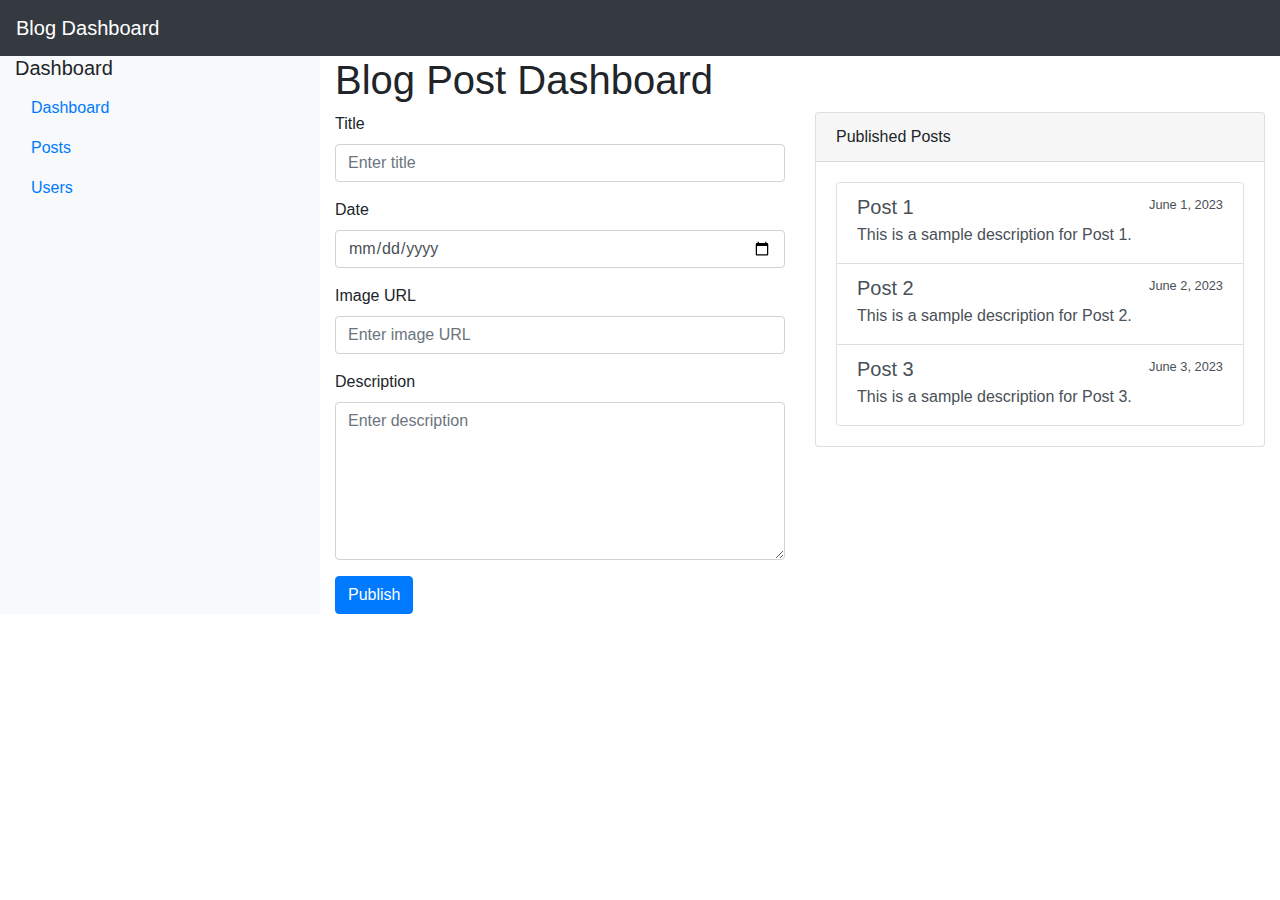
<file: admin/index.html>
<!DOCTYPE html>
<html lang="en">

<head>
    <meta charset="UTF-8">
    <meta name="viewport" content="width=device-width, initial-scale=1.0">
    <link rel="stylesheet" href="https://stackpath.bootstrapcdn.com/bootstrap/4.5.2/css/bootstrap.min.css">
    <title>Blog Post Dashboard</title>
    <style>
        /* Adjust sidebar width and colors as needed */
        .sidebar {
            width: 200px;
            background-color: #f8f9fa;
        }
    </style>
</head>

<body>
    <nav class="navbar navbar-expand-lg navbar-dark bg-dark">
        <a class="navbar-brand" href="#">Blog Dashboard</a>
    </nav>

    <div class="container-fluid">
        <div class="row">
            <div class="col-md-3 sidebar">
                <h5>Dashboard</h5>
                <ul class="nav flex-column">
                    <li class="nav-item">
                        <a class="nav-link" href="#">Dashboard</a>
                    </li>
                    <li class="nav-item">
                        <a class="nav-link" href="#">Posts</a>
                    </li>
                    <li class="nav-item">
                        <a class="nav-link" href="#">Users</a>
                    </li>
                </ul>
            </div>
            <div class="col-md-9">
                <h1>Blog Post Dashboard</h1>

                <div class="row">
                    <div class="col-md-6">
                        <form>
                            <div class="form-group">
                                <label for="title">Title</label>
                                <input type="text" class="form-control" id="title" placeholder="Enter title">
                            </div>
                            <div class="form-group">
                                <label for="date">Date</label>
                                <input type="date" class="form-control" id="date">
                            </div>
                            <div class="form-group">
                                <label for="image">Image URL</label>
                                <input type="text" class="form-control" id="image" placeholder="Enter image URL">
                            </div>
                            <div class="form-group">
                                <label for="description">Description</label>
                                <textarea class="form-control" id="description" rows="6"
                                    placeholder="Enter description"></textarea>
                            </div>
                            <button type="submit" class="btn btn-primary">Publish</button>
                        </form>
                    </div>
                    <div class="col-md-6">
                        <div class="card">
                            <div class="card-header">
                                Published Posts
                            </div>
                            <div class="card-body">
                                <div class="list-group">
                                    <a href="#" class="list-group-item list-group-item-action">
                                        <div class="d-flex w-100 justify-content-between">
                                            <h5 class="mb-1">Post 1</h5>
                                            <small>June 1, 2023</small>
                                        </div>
                                        <p class="mb-1">This is a sample description for Post 1.</p>
                                    </a>
                                    <a href="#" class="list-group-item list-group-item-action">
                                        <div class="d-flex w-100 justify-content-between">
                                            <h5 class="mb-1">Post 2</h5>
                                            <small>June 2, 2023</small>
                                        </div>
                                        <p class="mb-1">This is a sample description for Post 2.</p>
                                    </a>
                                    <a href="#" class="list-group-item list-group-item-action">
                                        <div class="d-flex w-100 justify-content-between">
                                            <h5 class="mb-1">Post 3</h5>
                                            <small>June 3, 2023</small>
                                        </div>
                                        <p class="mb-1">This is a sample description for Post 3.</p>
                                    </a>
                                </div>
                            </div>
                        </div>
                    </div>
                </div>
            </div>
        </div>
    </div>

    <script src="https://stackpath.bootstrapcdn.com/bootstrap/4.5.2/js/bootstrap.min.js"></script>
</body>

</html>
</file>
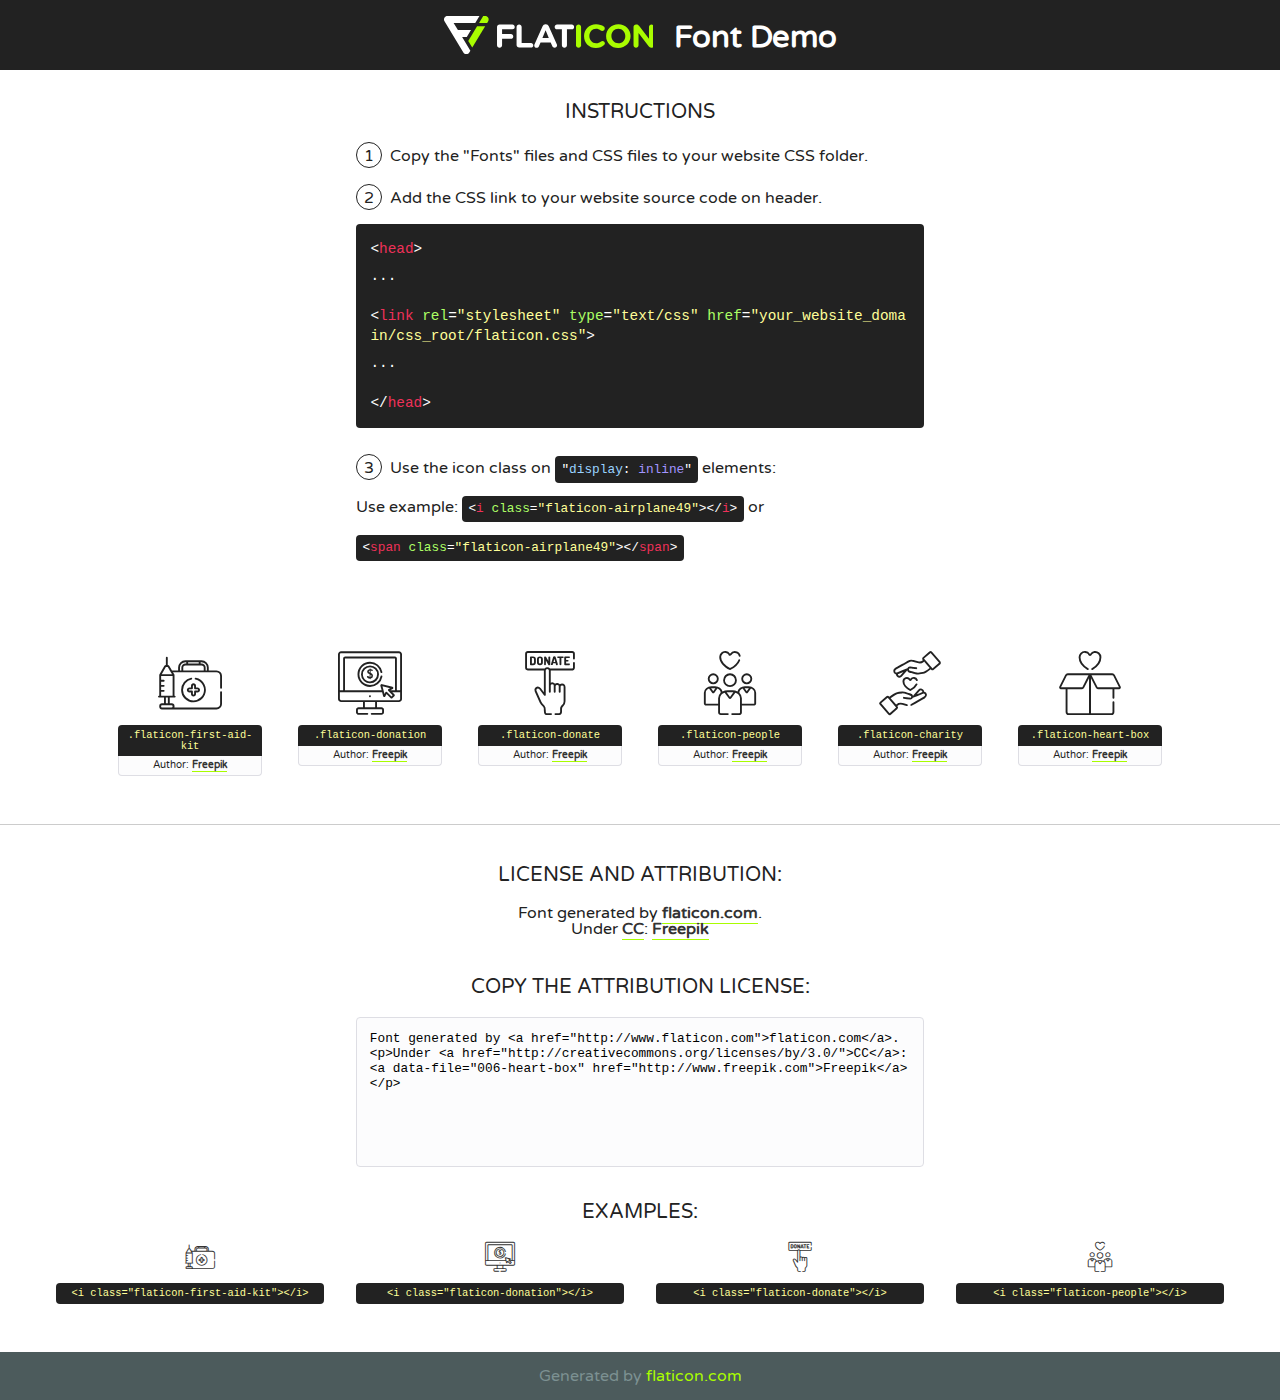
<file: fonts/flaticon/font/flaticon.html>
<!DOCTYPE html>
<!--
  Flaticon icon font: Flaticon
  Creation date: 25/07/2018 10:39
-->
<html>
<!DOCTYPE html>
<html>

<head>
    <title>Flaticon WebFont</title>
    <link href="http://fonts.googleapis.com/css?family=Varela+Round" rel="stylesheet" type="text/css" />
    <link rel="stylesheet" type="text/css" href="flaticon.css">
    <meta charset="UTF-8">
    <style>
    html, body, div, span, applet, object, iframe,
    h1, h2, h3, h4, h5, h6, p, blockquote, pre,
    a, abbr, acronym, address, big, cite, code,
    del, dfn, em, img, ins, kbd, q, s, samp,
    small, strike, strong, sub, sup, tt, var,
    b, u, i, center,
    dl, dt, dd, ol, ul, li,
    fieldset, form, label, legend,
    table, caption, tbody, tfoot, thead, tr, th, td,
    article, aside, canvas, details, embed, 
    figure, figcaption, footer, header, hgroup, 
    menu, nav, output, ruby, section, summary,
    time, mark, audio, video {
        margin: 0;
        padding: 0;
        border: 0;
        font-size: 100%;
        font: inherit;
        vertical-align: baseline;
    }
    /* HTML5 display-role reset for older browsers */
    article, aside, details, figcaption, figure, 
    footer, header, hgroup, menu, nav, section {
        display: block;
    }
    body {
        line-height: 1;
    }
    ol, ul {
        list-style: none;
    }
    blockquote, q {
        quotes: none;
    }
    blockquote:before, blockquote:after,
    q:before, q:after {
        content: '';
        content: none;
    }
    table {
        border-collapse: collapse;
        border-spacing: 0;
    }
    body {
        font-family: 'Varela Round', Helvetica, Arial, sans-serif;
        font-size: 16px;
        color: #222;
    }
    a {
        color: #333;
        border-bottom: 1px solid #a9fd00;
        font-weight: bold;
        text-decoration: none;
    }
    * {
        -moz-box-sizing: border-box;
        -webkit-box-sizing: border-box;
        box-sizing: border-box;
        margin: 0;
        padding: 0;
    }
    [class^="flaticon-"]:before, [class*=" flaticon-"]:before, [class^="flaticon-"]:after, [class*=" flaticon-"]:after {
        font-family: Flaticon;
        font-size: 30px;
        font-style: normal;
        margin-left: 20px;
        color: #333;
    }
    .wrapper {
        max-width: 600px;
        margin: auto;
        padding: 0 1em;
    }
    .title {
        font-size: 1.25em;
        text-align: center;
        margin-bottom: 1em;
        text-transform: uppercase;
    }
    header {
        text-align: center;
        background-color: #222;
        color: #fff;
        padding: 1em;
    }
    header .logo {
        width: 210px;
        height: 38px;
        display: inline-block;
        vertical-align: middle;
        margin-right: 1em;
        border: none;
    }
    header strong {
        font-size: 1.95em;
        font-weight: bold;
        vertical-align: middle;
        margin-top: 5px;
        display: inline-block;
    }
    .demo {
        margin: 2em auto;
        line-height: 1.25em;
    }
    .demo ul li {
        margin-bottom: 1em;
    }
    .demo ul li .num {
        color: #222;
        border-radius: 20px;
        display: inline-block;
        width: 26px;
        padding: 3px;
        height: 26px;
        text-align: center;
        margin-right: 0.5em;
        border: 1px solid #222;
    }
    .demo ul li code {
        background-color: #222;
        border-radius: 4px;
        padding: 0.25em 0.5em;
        display: inline-block;
        color: #fff;
        font-family: Consolas,Monaco,Lucida Console,Liberation Mono,DejaVu Sans Mono,Bitstream Vera Sans Mono,Courier New, monospace;
        font-weight: lighter;
        margin-top: 1em;
        font-size: 0.8em;
        word-break: break-all;
    }
    .demo ul li code.big {
        padding: 1em;
        font-size: 0.9em;
    }
    .demo ul li code .red {
        color: #EF3159;
    }
    .demo ul li code .green {
        color: #ACFF65;
    }
    .demo ul li code .yellow {
        color: #FFFF99;
    }
    .demo ul li code .blue {
        color: #99D3FF;
    }
    .demo ul li code .purple {
        color: #A295FF;
    }
    .demo ul li code .dots {
        margin-top: 0.5em;
        display: block;
    }
    #glyphs {
        border-bottom: 1px solid #ccc;
        padding: 2em 0;
        text-align: center;
    }
    .glyph {
        display: inline-block;
        width: 9em;
        margin: 1em;
        text-align: center;
        vertical-align: top;
        background: #FFF;
    }
    .glyph .glyph-icon {
        padding: 10px;
        display: block;
        font-family:"Flaticon";
        font-size: 64px;
        line-height: 1;
    }
    .glyph .glyph-icon:before {
        font-size: 64px;
        color: #222;
        margin-left: 0;
    }
    .class-name {
        font-size: 0.65em;
        background-color: #222;
        color: #fff;
        border-radius: 4px 4px 0 0;
        padding: 0.5em;
        color: #FFFF99;
        font-family: Consolas,Monaco,Lucida Console,Liberation Mono,DejaVu Sans Mono,Bitstream Vera Sans Mono,Courier New, monospace;
    }
    .author-name {
        font-size: 0.6em;
        background-color: #fcfcfd;
        border: 1px solid #DEDEE4;
        border-top: 0;
        border-radius: 0 0 4px 4px;
        padding: 0.5em;
    }
    .class-name:last-child {
        font-size: 10px;
        color:#888;
    }
    .class-name:last-child a {
        font-size: 10px;
        color:#555;
    }
    .class-name:last-child a:hover {
        color:#a9fd00;
    }
    .glyph > input {
        display: block;
        width: 100px;
        margin: 5px auto;
        text-align: center;
        font-size: 12px;
        cursor: text;
    }
    .glyph > input.icon-input {
        font-family:"Flaticon";
        font-size: 16px;
        margin-bottom: 10px;
    }
    .attribution .title {
        margin-top: 2em;
    }
    .attribution textarea {
        background-color: #fcfcfd;
        padding: 1em;
        border: none;
        box-shadow: none;
        border: 1px solid #DEDEE4;
        border-radius: 4px;
        resize: none;
        width: 100%;
        height: 150px;
        font-size: 0.8em;
        font-family: Consolas,Monaco,Lucida Console,Liberation Mono,DejaVu Sans Mono,Bitstream Vera Sans Mono,Courier New, monospace;
        -webkit-appearance: none;
    }
    .iconsuse {
        margin: 2em auto;
        text-align: center;
        max-width: 1200px;
    }
    .iconsuse:after {
        content: '';
        display: table;
        clear: both;
    }
    .iconsuse .image {
        float: left;
        width: 25%;
        padding: 0 1em;
    }
    .iconsuse .image p {
        margin-bottom: 1em;
    }
    .iconsuse .image span {
        display: block;
        font-size: 0.65em;
        background-color: #222;
        color: #fff;
        border-radius: 4px;
        padding: 0.5em;
        color: #FFFF99;
        margin-top: 1em;
        font-family: Consolas,Monaco,Lucida Console,Liberation Mono,DejaVu Sans Mono,Bitstream Vera Sans Mono,Courier New, monospace;
    }
    #footer {
        text-align: center;
        background-color: #4C5B5C;
        color: #7c9192;
        padding: 1em;
    }
    #footer a {
        border: none;
        color: #a9fd00;
        font-weight: normal;
    }
    @media (max-width: 960px) {
        .iconsuse .image {
            width: 50%;
        }
    }
    @media (max-width: 560px) {
        .iconsuse .image {
            width: 100%;
        }
    }
    </style>
</head>

<body class="characters-off">

    <header>
        <a href="http://www.flaticon.com" target="_blank" class="logo">
            <svg version="1.1" xmlns="http://www.w3.org/2000/svg" xmlns:xlink="http://www.w3.org/1999/xlink" xmlns:a="http://ns.adobe.com/AdobeSVGViewerExtensions/3.0/" viewBox="0 0 560.875 102.036" enable-background="new 0 0 560.875 102.036" xml:space="preserve">
                <defs>
                </defs>
                <g>
                    <g class="letters">
                        <path fill="#ffffff" d="M141.596,29.675c0-3.777,2.985-6.767,6.764-6.767h34.438c3.426,0,6.15,2.728,6.15,6.15
                        c0,3.43-2.724,6.149-6.15,6.149h-27.674v13.091h23.719c3.429,0,6.151,2.724,6.151,6.15c0,3.43-2.723,6.149-6.151,6.149h-23.719
                        v17.574c0,3.773-2.986,6.761-6.764,6.761c-3.779,0-6.764-2.989-6.764-6.761V29.675z"></path>
                        <path fill="#ffffff" d="M193.844,29.149c0-3.781,2.985-6.767,6.764-6.767c3.776,0,6.763,2.985,6.763,6.767v42.957h25.039
                        c3.426,0,6.149,2.726,6.149,6.153c0,3.425-2.723,6.15-6.149,6.15h-31.802c-3.779,0-6.764-2.986-6.764-6.768V29.149z"></path>
                        <path fill="#ffffff" d="M241.891,75.71l21.438-48.407c1.492-3.341,4.215-5.357,7.906-5.357h0.792
                        c3.686,0,6.323,2.017,7.815,5.357l21.439,48.407c0.436,0.967,0.701,1.845,0.701,2.723c0,3.602-2.809,6.501-6.414,6.501
                        c-3.161,0-5.269-1.845-6.499-4.655l-4.132-9.661h-27.059l-4.301,10.102c-1.144,2.631-3.426,4.214-6.237,4.214
                        c-3.517,0-6.24-2.81-6.24-6.325C241.1,77.64,241.451,76.677,241.891,75.71z M279.932,58.666l-8.521-20.297l-8.526,20.297H279.932
                        z"></path>
                        <path fill="#ffffff" d="M314.864,35.387H301.86c-3.429,0-6.239-2.813-6.239-6.238c0-3.429,2.811-6.24,6.239-6.24h39.533
                        c3.426,0,6.237,2.811,6.237,6.24c0,3.425-2.811,6.238-6.237,6.238h-13.001v42.785c0,3.773-2.99,6.761-6.764,6.761
                        c-3.779,0-6.764-2.989-6.764-6.761V35.387z"></path>
                        <path fill="#A9FD00" d="M352.615,29.149c0-3.781,2.985-6.767,6.767-6.767c3.774,0,6.761,2.985,6.761,6.767v49.024
                        c0,3.773-2.987,6.761-6.761,6.761c-3.781,0-6.767-2.989-6.767-6.761V29.149z"></path>
                        <path fill="#A9FD00" d="M374.132,53.836v-0.179c0-17.481,13.178-31.801,32.065-31.801c9.22,0,15.459,2.458,20.557,6.238
                        c1.402,1.054,2.637,2.985,2.637,5.357c0,3.692-2.985,6.59-6.681,6.59c-1.845,0-3.071-0.702-4.044-1.319
                        c-3.776-2.813-7.729-4.393-12.562-4.393c-10.364,0-17.831,8.611-17.831,19.154v0.173c0,10.542,7.291,19.329,17.831,19.329
                        c5.715,0,9.492-1.756,13.359-4.834c1.049-0.874,2.458-1.491,4.039-1.491c3.429,0,6.325,2.813,6.325,6.236
                        c0,2.106-1.056,3.78-2.282,4.834c-5.539,4.834-12.036,7.733-21.878,7.733C387.572,85.464,374.132,71.493,374.132,53.836z"></path>
                        <path fill="#A9FD00" d="M433.009,53.836v-0.179c0-17.481,13.79-31.801,32.766-31.801c18.981,0,32.592,14.143,32.592,31.628v0.173
                        c0,17.483-13.785,31.807-32.769,31.807C446.625,85.464,433.009,71.32,433.009,53.836z M484.224,53.836v-0.179
                        c0-10.539-7.725-19.326-18.626-19.326c-10.893,0-18.449,8.611-18.449,19.154v0.173c0,10.542,7.73,19.329,18.626,19.329
                        C476.676,72.986,484.224,64.378,484.224,53.836z"></path>
                        <path fill="#A9FD00" d="M506.233,29.321c0-3.774,2.99-6.763,6.767-6.763h1.401c3.252,0,5.183,1.583,7.029,3.953l26.093,34.265
                        V29.059c0-3.692,2.99-6.677,6.681-6.677c3.683,0,6.671,2.985,6.671,6.677v48.934c0,3.78-2.987,6.765-6.764,6.765h-0.436
                        c-3.257,0-5.188-1.581-7.034-3.953l-27.056-35.492v32.944c0,3.687-2.985,6.676-6.678,6.676c-3.683,0-6.673-2.989-6.673-6.676
                        V29.321z"></path>
                    </g>
                    <g class="insignia">
                        <path fill="#ffffff" d="M48.372,56.137h12.517l11.156-18.537H37.186L25.688,18.539h57.825L94.668,0H9.271
                        C5.925,0,2.842,1.801,1.198,4.716c-1.644,2.907-1.593,6.482,0.134,9.343l50.38,83.501c1.678,2.781,4.689,4.476,7.938,4.476
                        c3.246,0,6.257-1.695,7.935-4.476l2.898-4.804L48.372,56.137z"></path>
                        <g class="i">
                            <path fill="#A9FD00" d="M93.575,18.539h0.031v0.004l21.652,0.004l2.705-4.488c1.727-2.861,1.778-6.436,0.133-9.343
                            C116.454,1.801,113.371,0,110.026,0h-5.294L93.575,18.539z"></path>
                            <polygon fill="#A9FD00" points="88.291,27.356 64.725,66.486 75.519,84.404 109.942,27.356"></polygon>
                        </g>
                    </g>
                </g>
            </svg>
        </a>
        <strong>Font Demo</strong>
    </header>


    <section class="demo wrapper">

        <p class="title">Instructions</p>

        <ul>
            <li>
                <span class="num">1</span>Copy the "Fonts" files and CSS files to your website CSS folder.
            </li>
            <li>
                <span class="num">2</span>Add the CSS link to your website source code on header.
                <code class="big">
                    &lt;<span class="red">head</span>&gt;
                    <br/><span class="dots">...</span>
                    <br/>&lt;<span class="red">link</span> <span class="green">rel</span>=<span class="yellow">"stylesheet"</span> <span class="green">type</span>=<span class="yellow">"text/css"</span> <span class="green">href</span>=<span class="yellow">"your_website_domain/css_root/flaticon.css"</span>&gt;
                    <br/><span class="dots">...</span>
                    <br/>&lt;/<span class="red">head</span>&gt;
                </code>
            </li>

            <li>
                <p>
                    <span class="num">3</span>Use the icon class on <code>"<span class="blue">display</span>:<span class="purple"> inline</span>"</code> elements:
                    <br />
                    Use example: <code>&lt;<span class="red">i</span> <span class="green">class</span>=<span class="yellow">&quot;flaticon-airplane49&quot;</span>&gt;&lt;/<span class="red">i</span>&gt;</code> or <code>&lt;<span class="red">span</span> <span class="green">class</span>=<span class="yellow">&quot;flaticon-airplane49&quot;</span>&gt;&lt;/<span class="red">span</span>&gt;</code>
            </li>
        </ul>

    </section>




   <section id="glyphs">          
    
      
        <div class="glyph"><div class="glyph-icon flaticon-first-aid-kit"></div>
            <div class="class-name">.flaticon-first-aid-kit</div>
            <div class="author-name">Author: <a data-file="001-first-aid-kit" href="http://www.freepik.com">Freepik</a> </div> 
        </div>        
        
        <div class="glyph"><div class="glyph-icon flaticon-donation"></div>
            <div class="class-name">.flaticon-donation</div>
            <div class="author-name">Author: <a data-file="002-donation" href="http://www.freepik.com">Freepik</a> </div> 
        </div>        
        
        <div class="glyph"><div class="glyph-icon flaticon-donate"></div>
            <div class="class-name">.flaticon-donate</div>
            <div class="author-name">Author: <a data-file="003-donate" href="http://www.freepik.com">Freepik</a> </div> 
        </div>        
        
        <div class="glyph"><div class="glyph-icon flaticon-people"></div>
            <div class="class-name">.flaticon-people</div>
            <div class="author-name">Author: <a data-file="004-people" href="http://www.freepik.com">Freepik</a> </div> 
        </div>        
        
        <div class="glyph"><div class="glyph-icon flaticon-charity"></div>
            <div class="class-name">.flaticon-charity</div>
            <div class="author-name">Author: <a data-file="005-charity" href="http://www.freepik.com">Freepik</a> </div> 
        </div>        
        
        <div class="glyph"><div class="glyph-icon flaticon-heart-box"></div>
            <div class="class-name">.flaticon-heart-box</div>
            <div class="author-name">Author: <a data-file="006-heart-box" href="http://www.freepik.com">Freepik</a> </div> 
        </div>        
        

    </section>



    <section class="attribution wrapper"   style="text-align:center;">

      <div class="title">License and attribution:</div><div class="attrDiv">Font generated by <a href="http://www.flaticon.com">flaticon.com</a>. <div><p>Under <a href="http://creativecommons.org/licenses/by/3.0/">CC</a>: <a data-file="006-heart-box" href="http://www.freepik.com">Freepik</a></p>  </div>
      </div>
      <div class="title">Copy the Attribution License:</div>

    <textarea onclick="this.focus();this.select();">Font generated by &lt;a href=&quot;http://www.flaticon.com&quot;&gt;flaticon.com&lt;/a&gt;. <p>Under <a href="http://creativecommons.org/licenses/by/3.0/">CC</a>: <a data-file="006-heart-box" href="http://www.freepik.com">Freepik</a></p>  
     </textarea>

    </section>

    <section class="iconsuse">

          <div class="title">Examples:</div>            
             
            <div class="image">
                <p>
                    <i class="glyph-icon flaticon-first-aid-kit"></i> 
                    <span>&lt;i class=&quot;flaticon-first-aid-kit&quot;&gt;&lt;/i&gt;</span>
                </p>
            </div>
            
            <div class="image">
                <p>
                    <i class="glyph-icon flaticon-donation"></i> 
                    <span>&lt;i class=&quot;flaticon-donation&quot;&gt;&lt;/i&gt;</span>
                </p>
            </div>
            
            <div class="image">
                <p>
                    <i class="glyph-icon flaticon-donate"></i> 
                    <span>&lt;i class=&quot;flaticon-donate&quot;&gt;&lt;/i&gt;</span>
                </p>
            </div>
            
            <div class="image">
                <p>
                    <i class="glyph-icon flaticon-people"></i> 
                    <span>&lt;i class=&quot;flaticon-people&quot;&gt;&lt;/i&gt;</span>
                </p>
            </div>
                       
        </div>
                            
    </section>

<div id="footer">
    <div>Generated by <a href="http://www.flaticon.com">flaticon.com</a>
    </div>
</div>



</body>
</html>
</file>
<file: fonts/flaticon/font/flaticon.css>
/*
  	Flaticon icon font: Flaticon
  	Creation date: 25/07/2018 10:39
  	*/

@font-face {
  font-family: "Flaticon";
  src: url("./Flaticon.eot");
  src: url("./Flaticon.eot?#iefix") format("embedded-opentype"),
       url("./Flaticon.woff") format("woff"),
       url("./Flaticon.ttf") format("truetype"),
       url("./Flaticon.svg#Flaticon") format("svg");
  font-weight: normal;
  font-style: normal;
}

@media screen and (-webkit-min-device-pixel-ratio:0) {
  @font-face {
    font-family: "Flaticon";
    src: url("./Flaticon.svg#Flaticon") format("svg");
  }
}

[class^="flaticon-"]:before, [class*=" flaticon-"]:before,
[class^="flaticon-"]:after, [class*=" flaticon-"]:after {   
  font-family: Flaticon;
        font-size: 20px;
font-style: normal;
margin-left: 20px;
}

.flaticon-first-aid-kit:before { content: "\f100"; }
.flaticon-donation:before { content: "\f101"; }
.flaticon-donate:before { content: "\f102"; }
.flaticon-people:before { content: "\f103"; }
.flaticon-charity:before { content: "\f104"; }
.flaticon-heart-box:before { content: "\f105"; }
</file>
